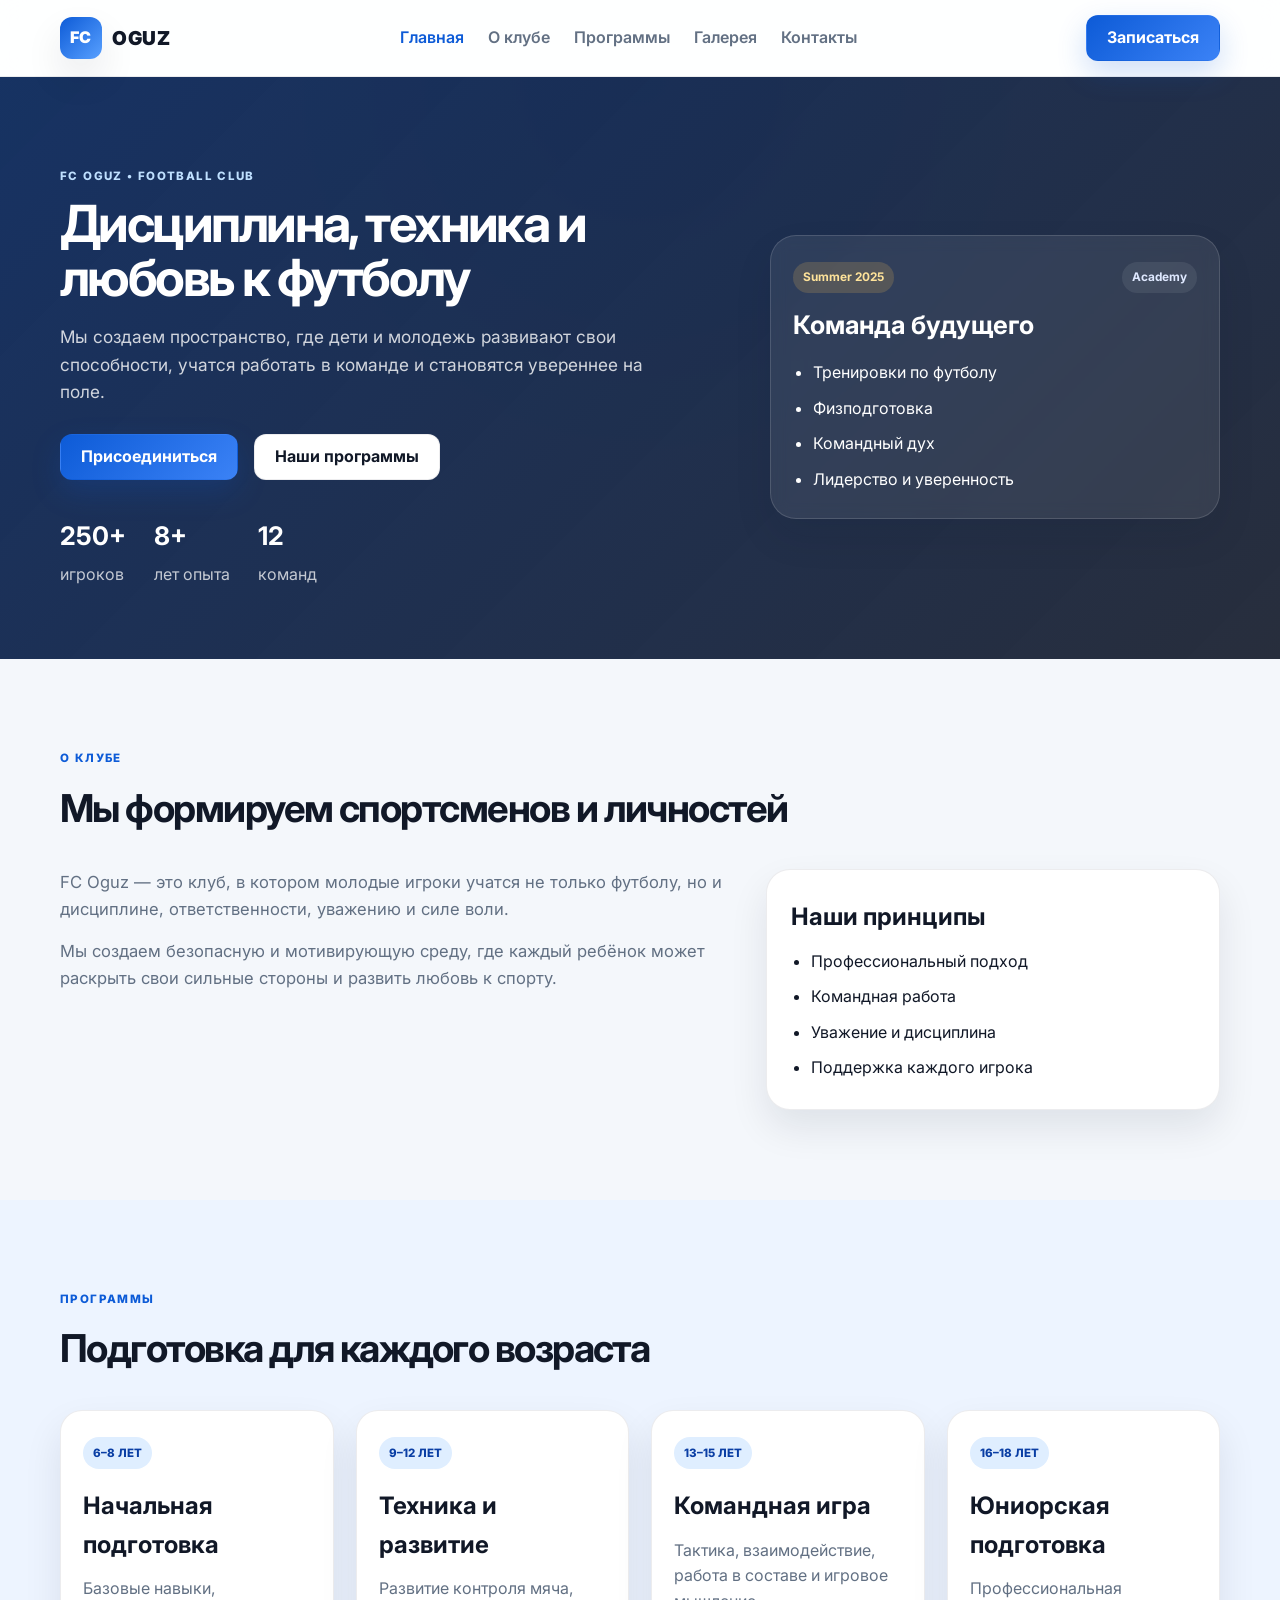
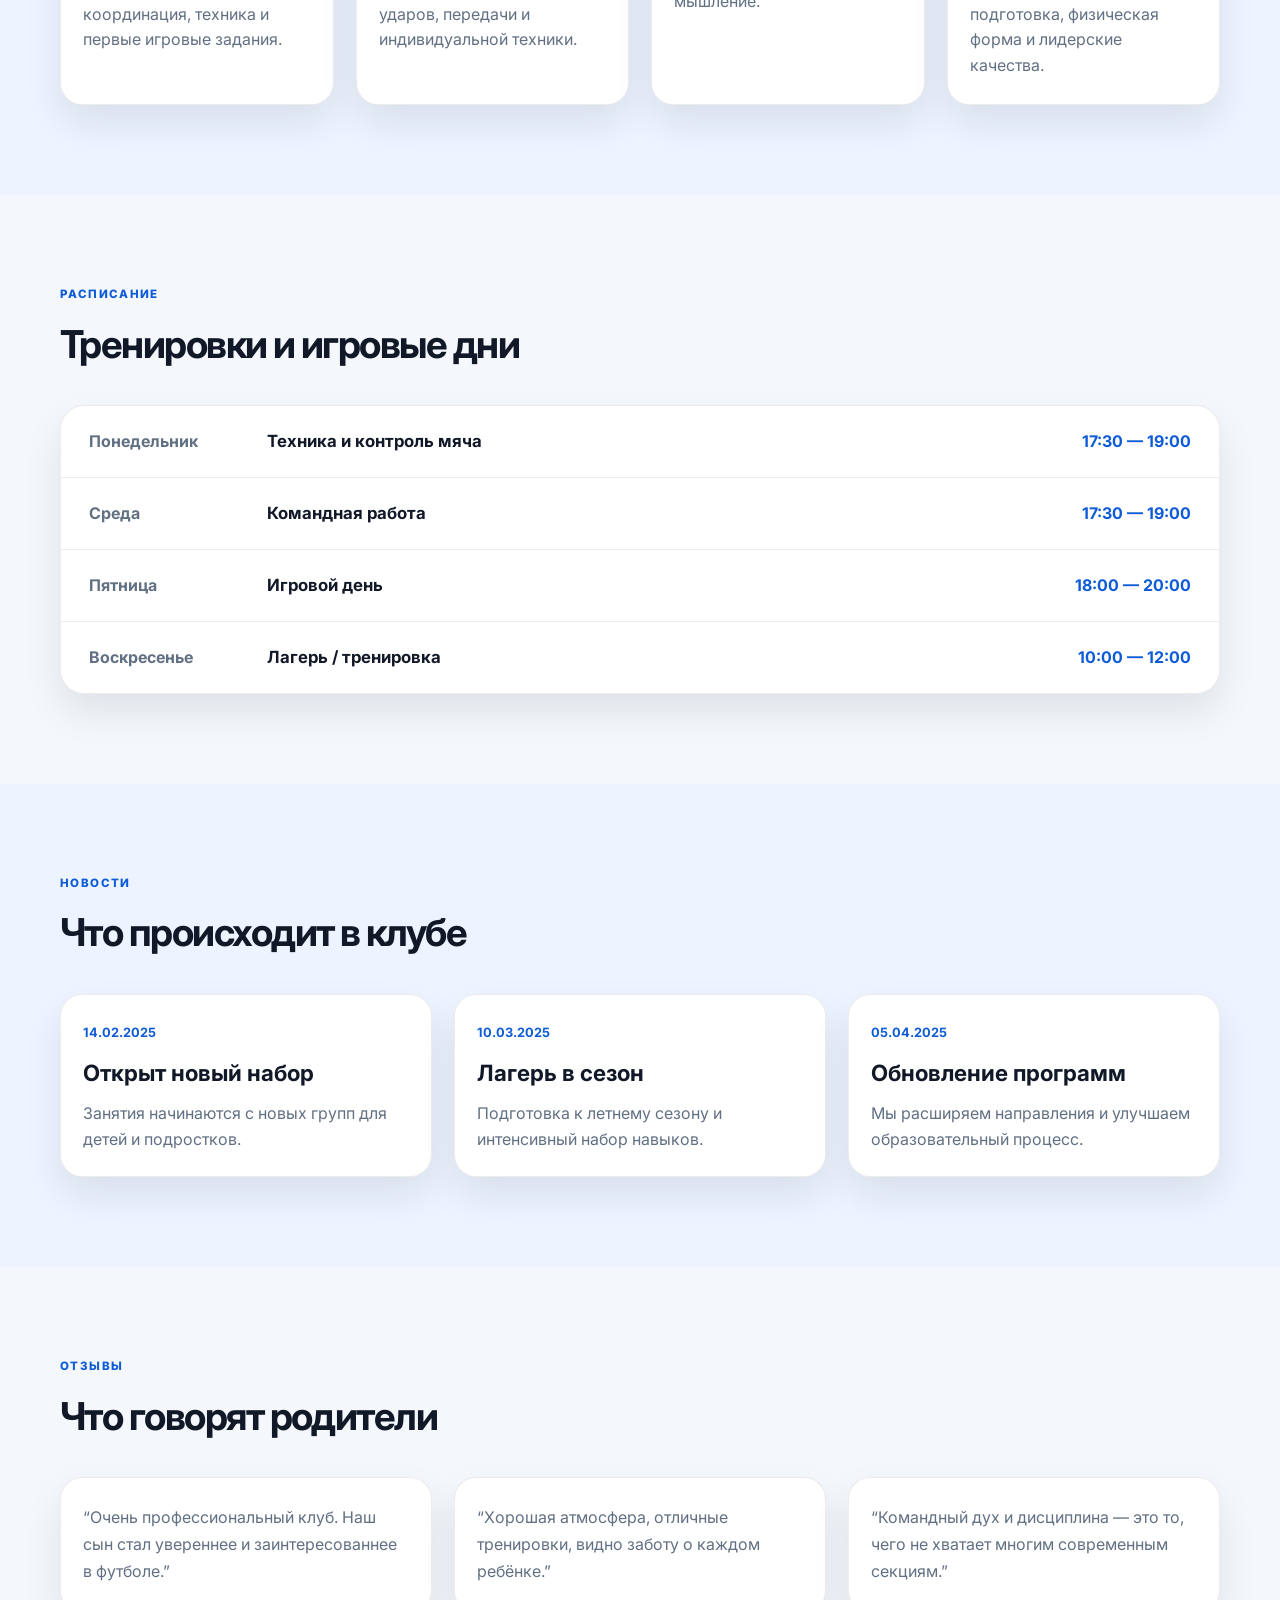
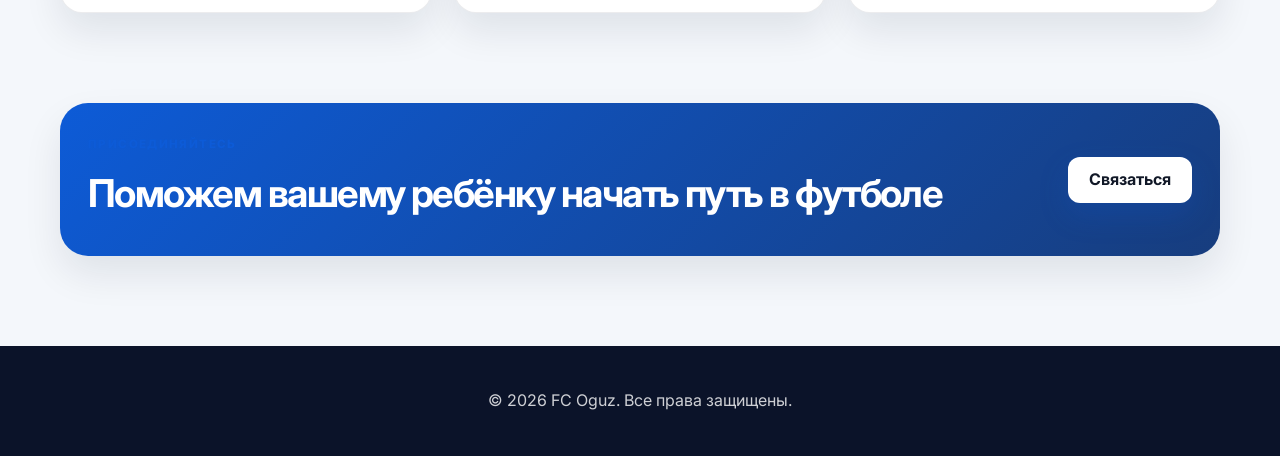
<file: index.html>
<!DOCTYPE html>
<html lang="ru">
  <head>
    <meta charset="UTF-8" />
    <meta name="viewport" content="width=device-width, initial-scale=1.0" />
    <title>FC Oguz | Football Club</title>
    <meta
      name="description"
      content="FC Oguz — профессиональный футбольный клуб для детей и молодежи в Comrat."
    />
    <link rel="preconnect" href="https://fonts.googleapis.com" />
    <link rel="preconnect" href="https://fonts.gstatic.com" crossorigin />
    <link
      href="https://fonts.googleapis.com/css2?family=Inter:wght@400;500;600;700;800;900&display=swap"
      rel="stylesheet"
    />
    <link rel="stylesheet" href="styles.css" />
  </head>
  <body>
    <header class="header">
      <div class="container nav">
        <a href="index.html" class="brand">
          <span class="brand-mark">FC</span>
          <span class="brand-text">Oguz</span>
        </a>

        <nav class="menu">
          <a href="index.html" class="active">Главная</a>
          <a href="about.html">О клубе</a>
          <a href="programs.html">Программы</a>
          <a href="gallery.html">Галерея</a>
          <a href="contact.html">Контакты</a>
        </nav>

        <a href="contact.html" class="btn btn-primary">Записаться</a>
      </div>
    </header>

    <main>
      <section class="hero">
        <div class="container hero-inner">
          <div class="hero-copy">
            <p class="eyebrow">FC Oguz • Football Club</p>
            <h1>Дисциплина, техника и любовь к футболу</h1>
            <p class="lead">
              Мы создаем пространство, где дети и молодежь развивают свои способности,
              учатся работать в команде и становятся увереннее на поле.
            </p>

            <div class="hero-actions">
              <a href="contact.html" class="btn btn-primary">Присоединиться</a>
              <a href="programs.html" class="btn btn-secondary">Наши программы</a>
            </div>

            <div class="hero-stats">
              <div>
                <strong>250+</strong>
                <span>игроков</span>
              </div>
              <div>
                <strong>8+</strong>
                <span>лет опыта</span>
              </div>
              <div>
                <strong>12</strong>
                <span>команд</span>
              </div>
            </div>
          </div>

          <div class="hero-card">
            <div class="card-top">
              <span class="badge">Summer 2025</span>
              <span class="badge alt">Academy</span>
            </div>
            <h3>Команда будущего</h3>
            <ul>
              <li>Тренировки по футболу</li>
              <li>Физподготовка</li>
              <li>Командный дух</li>
              <li>Лидерство и уверенность</li>
            </ul>
          </div>
        </div>
      </section>

      <section class="section">
        <div class="container">
          <div class="section-heading">
            <p class="eyebrow dark">О клубе</p>
            <h2>Мы формируем спортсменов и личностей</h2>
          </div>

          <div class="grid-2">
            <div class="text-block">
              <p>
                FC Oguz — это клуб, в котором молодые игроки учатся не только футболу,
                но и дисциплине, ответственности, уважению и силе воли.
              </p>
              <p>
                Мы создаем безопасную и мотивирующую среду, где каждый ребёнок может
                раскрыть свои сильные стороны и развить любовь к спорту.
              </p>
            </div>

            <div class="info-panel">
              <h3>Наши принципы</h3>
              <ul>
                <li>Профессиональный подход</li>
                <li>Командная работа</li>
                <li>Уважение и дисциплина</li>
                <li>Поддержка каждого игрока</li>
              </ul>
            </div>
          </div>
        </div>
      </section>

      <section class="section alt">
        <div class="container">
          <div class="section-heading">
            <p class="eyebrow dark">Программы</p>
            <h2>Подготовка для каждого возраста</h2>
          </div>

          <div class="cards-4">
            <article class="card">
              <span class="tag">6–8 лет</span>
              <h3>Начальная подготовка</h3>
              <p>Базовые навыки, координация, техника и первые игровые задания.</p>
            </article>

            <article class="card">
              <span class="tag">9–12 лет</span>
              <h3>Техника и развитие</h3>
              <p>Развитие контроля мяча, ударов, передачи и индивидуальной техники.</p>
            </article>

            <article class="card">
              <span class="tag">13–15 лет</span>
              <h3>Командная игра</h3>
              <p>Тактика, взаимодействие, работа в составе и игровое мышление.</p>
            </article>

            <article class="card">
              <span class="tag">16–18 лет</span>
              <h3>Юниорская подготовка</h3>
              <p>Профессиональная подготовка, физическая форма и лидерские качества.</p>
            </article>
          </div>
        </div>
      </section>

      <section class="section">
        <div class="container">
          <div class="section-heading">
            <p class="eyebrow dark">Расписание</p>
            <h2>Тренировки и игровые дни</h2>
          </div>

          <div class="schedule">
            <div class="schedule-row">
              <span>Понедельник</span>
              <strong>Техника и контроль мяча</strong>
              <em>17:30 — 19:00</em>
            </div>
            <div class="schedule-row">
              <span>Среда</span>
              <strong>Командная работа</strong>
              <em>17:30 — 19:00</em>
            </div>
            <div class="schedule-row">
              <span>Пятница</span>
              <strong>Игровой день</strong>
              <em>18:00 — 20:00</em>
            </div>
            <div class="schedule-row">
              <span>Воскресенье</span>
              <strong>Лагерь / тренировка</strong>
              <em>10:00 — 12:00</em>
            </div>
          </div>
        </div>
      </section>

      <section class="section alt">
        <div class="container">
          <div class="section-heading">
            <p class="eyebrow dark">Новости</p>
            <h2>Что происходит в клубе</h2>
          </div>

          <div class="news-grid">
            <article class="news-item">
              <span class="date">14.02.2025</span>
              <h3>Открыт новый набор</h3>
              <p>Занятия начинаются с новых групп для детей и подростков.</p>
            </article>

            <article class="news-item">
              <span class="date">10.03.2025</span>
              <h3>Лагерь в сезон</h3>
              <p>Подготовка к летнему сезону и интенсивный набор навыков.</p>
            </article>

            <article class="news-item">
              <span class="date">05.04.2025</span>
              <h3>Обновление программ</h3>
              <p>Мы расширяем направления и улучшаем образовательный процесс.</p>
            </article>
          </div>
        </div>
      </section>

      <section class="section">
        <div class="container">
          <div class="section-heading">
            <p class="eyebrow dark">Отзывы</p>
            <h2>Что говорят родители</h2>
          </div>

          <div class="reviews">
            <blockquote>“Очень профессиональный клуб. Наш сын стал увереннее и заинтересованнее в футболе.”</blockquote>
            <blockquote>“Хорошая атмосфера, отличные тренировки, видно заботу о каждом ребёнке.”</blockquote>
            <blockquote>“Командный дух и дисциплина — это то, чего не хватает многим современным секциям.”</blockquote>
          </div>
        </div>
      </section>

      <section class="section cta-section">
        <div class="container">
          <div class="cta">
            <div>
              <p class="eyebrow dark">Присоединяйтесь</p>
              <h2>Поможем вашему ребёнку начать путь в футболе</h2>
            </div>
            <a href="contact.html" class="btn btn-primary light">Связаться</a>
          </div>
        </div>
      </section>
    </main>

    <footer class="footer">
      <div class="container footer-inner">
        <p>© <span id="year"></span> FC Oguz. Все права защищены.</p>
      </div>
    </footer>

    <script src="script.js"></script>
  </body>
</html>
</file>
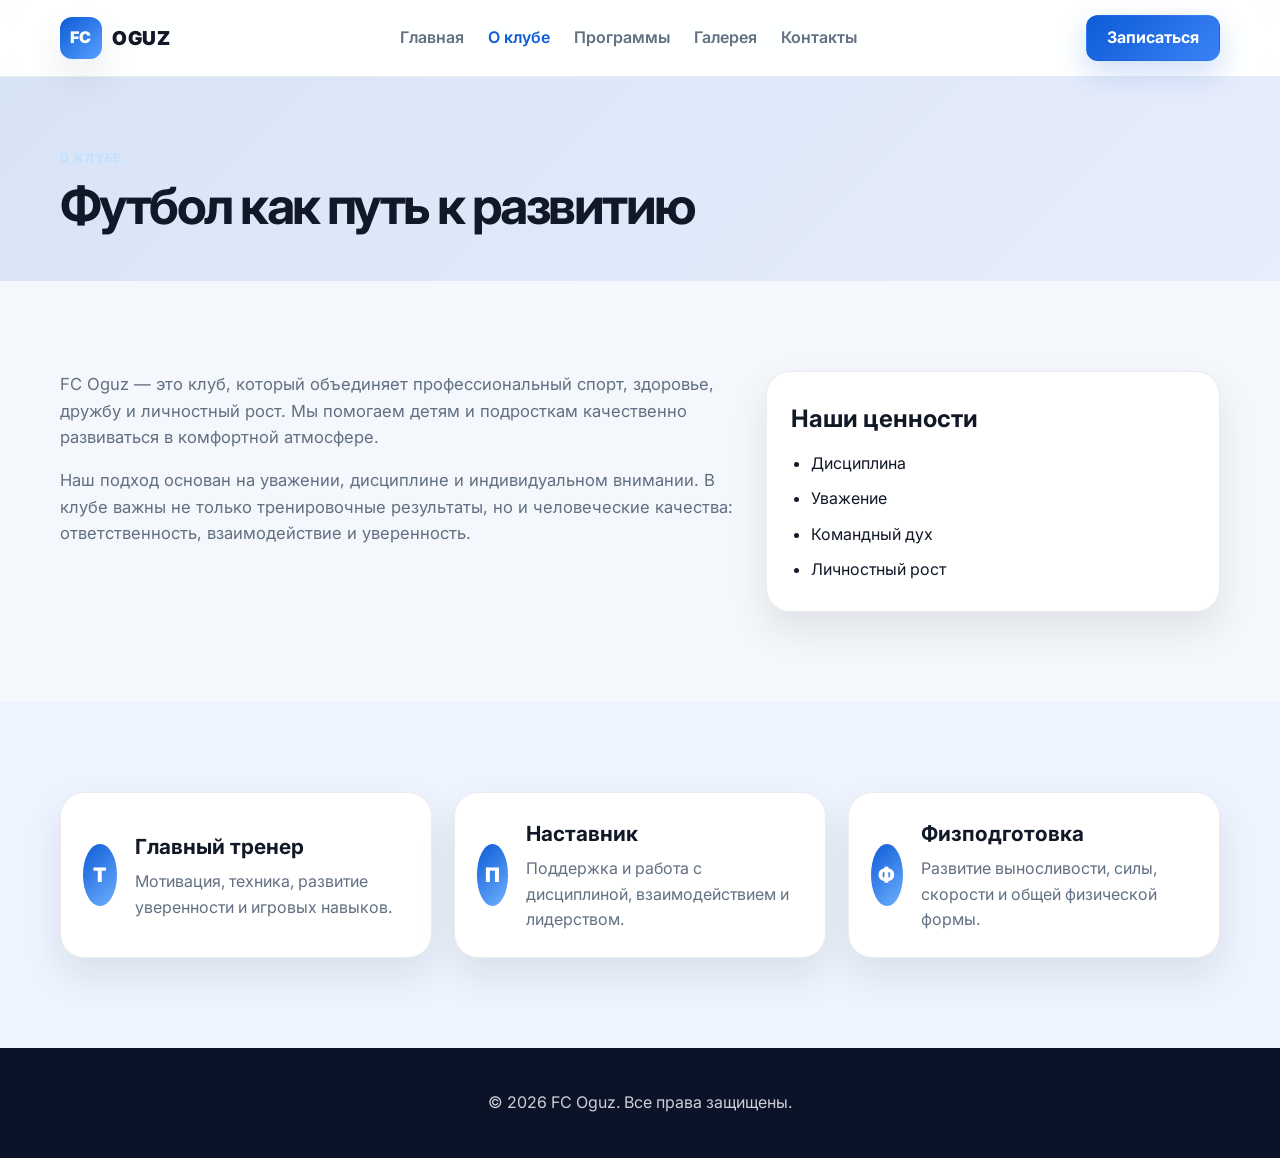
<file: about.html>
<!DOCTYPE html>
<html lang="ru">
  <head>
    <meta charset="UTF-8" />
    <meta name="viewport" content="width=device-width, initial-scale=1.0" />
    <title>О клубе | FC Oguz</title>
    <meta name="description" content="О клубе FC Oguz: история, подход, ценности и команда." />
    <link rel="preconnect" href="https://fonts.googleapis.com" />
    <link rel="preconnect" href="https://fonts.gstatic.com" crossorigin />
    <link href="https://fonts.googleapis.com/css2?family=Inter:wght@400;500;600;700;800;900&display=swap" rel="stylesheet" />
    <link rel="stylesheet" href="styles.css" />
  </head>
  <body>
    <header class="header">
      <div class="container nav">
        <a href="index.html" class="brand">
          <span class="brand-mark">FC</span>
          <span class="brand-text">Oguz</span>
        </a>

        <nav class="menu">
          <a href="index.html">Главная</a>
          <a href="about.html" class="active">О клубе</a>
          <a href="programs.html">Программы</a>
          <a href="gallery.html">Галерея</a>
          <a href="contact.html">Контакты</a>
        </nav>

        <a href="contact.html" class="btn btn-primary">Записаться</a>
      </div>
    </header>

    <main>
      <section class="page-banner">
        <div class="container">
          <p class="eyebrow">О клубе</p>
          <h1>Футбол как путь к развитию</h1>
        </div>
      </section>

      <section class="section">
        <div class="container">
          <div class="grid-2">
            <div class="text-block">
              <p>
                FC Oguz — это клуб, который объединяет профессиональный спорт,
                здоровье, дружбу и личностный рост. Мы помогаем детям и подросткам
                качественно развиваться в комфортной атмосфере.
              </p>
              <p>
                Наш подход основан на уважении, дисциплине и индивидуальном внимании.
                В клубе важны не только тренировочные результаты, но и человеческие качества:
                ответственность, взаимодействие и уверенность.
              </p>
            </div>

            <div class="info-panel">
              <h3>Наши ценности</h3>
              <ul>
                <li>Дисциплина</li>
                <li>Уважение</li>
                <li>Командный дух</li>
                <li>Личностный рост</li>
              </ul>
            </div>
          </div>
        </div>
      </section>

      <section class="section alt">
        <div class="container">
          <div class="team-grid">
            <div class="coach-card">
              <div class="avatar">Т</div>
              <div>
                <h3>Главный тренер</h3>
                <p>Мотивация, техника, развитие уверенности и игровых навыков.</p>
              </div>
            </div>

            <div class="coach-card">
              <div class="avatar">П</div>
              <div>
                <h3>Наставник</h3>
                <p>Поддержка и работа с дисциплиной, взаимодействием и лидерством.</p>
              </div>
            </div>

            <div class="coach-card">
              <div class="avatar">Ф</div>
              <div>
                <h3>Физподготовка</h3>
                <p>Развитие выносливости, силы, скорости и общей физической формы.</p>
              </div>
            </div>
          </div>
        </div>
      </section>
    </main>

    <footer class="footer">
      <div class="container footer-inner">
        <p>© <span id="year"></span> FC Oguz. Все права защищены.</p>
      </div>
    </footer>

    <script src="script.js"></script>
  </body>
</html>
</file>
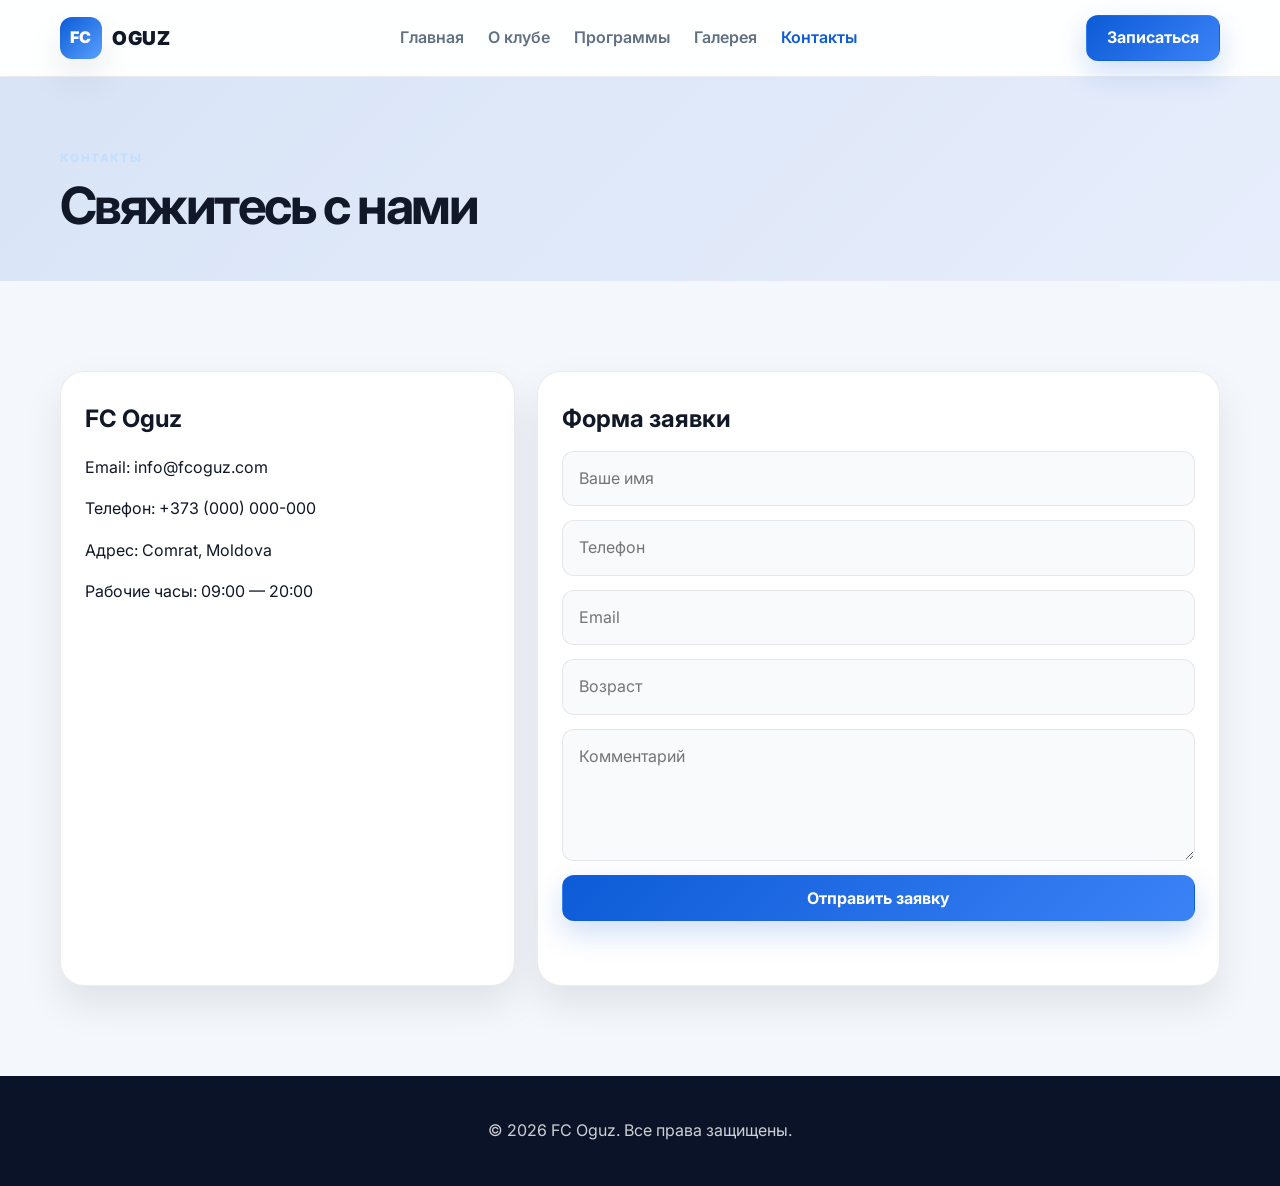
<file: contact.html>
<!DOCTYPE html>
<html lang="ru">
  <head>
    <meta charset="UTF-8" />
    <meta name="viewport" content="width=device-width, initial-scale=1.0" />
    <title>Контакты | FC Oguz</title>
    <meta name="description" content="Контакты FC Oguz и форма заявки на обучение и тренировки." />
    <link rel="preconnect" href="https://fonts.googleapis.com" />
    <link rel="preconnect" href="https://fonts.gstatic.com" crossorigin />
    <link href="https://fonts.googleapis.com/css2?family=Inter:wght@400;500;600;700;800;900&display=swap" rel="stylesheet" />
    <link rel="stylesheet" href="styles.css" />
  </head>
  <body>
    <header class="header">
      <div class="container nav">
        <a href="index.html" class="brand">
          <span class="brand-mark">FC</span>
          <span class="brand-text">Oguz</span>
        </a>

        <nav class="menu">
          <a href="index.html">Главная</a>
          <a href="about.html">О клубе</a>
          <a href="programs.html">Программы</a>
          <a href="gallery.html">Галерея</a>
          <a href="contact.html" class="active">Контакты</a>
        </nav>

        <a href="contact.html" class="btn btn-primary">Записаться</a>
      </div>
    </header>

    <main>
      <section class="page-banner">
        <div class="container">
          <p class="eyebrow">Контакты</p>
          <h1>Свяжитесь с нами</h1>
        </div>
      </section>

      <section class="section">
        <div class="container contact-grid">
          <div class="info-panel">
            <h3>FC Oguz</h3>
            <p>Email: info@fcoguz.com</p>
            <p>Телефон: +373 (000) 000-000</p>
            <p>Адрес: Comrat, Moldova</p>
            <p>Рабочие часы: 09:00 — 20:00</p>
          </div>

          <div class="info-panel">
            <h3>Форма заявки</h3>
            <form id="contactForm" class="contact-form">
              <input type="text" name="name" placeholder="Ваше имя" required />
              <input type="tel" name="phone" placeholder="Телефон" required />
              <input type="email" name="email" placeholder="Email" required />
              <input type="text" name="age" placeholder="Возраст" />
              <textarea name="message" rows="4" placeholder="Комментарий"></textarea>
              <button type="submit" class="btn btn-primary">Отправить заявку</button>
              <p id="formStatus" class="form-status"></p>
            </form>
          </div>
        </div>
      </section>
    </main>

    <footer class="footer">
      <div class="container footer-inner">
        <p>© <span id="year"></span> FC Oguz. Все права защищены.</p>
      </div>
    </footer>

    <script src="script.js"></script>
  </body>
</html>
</file>
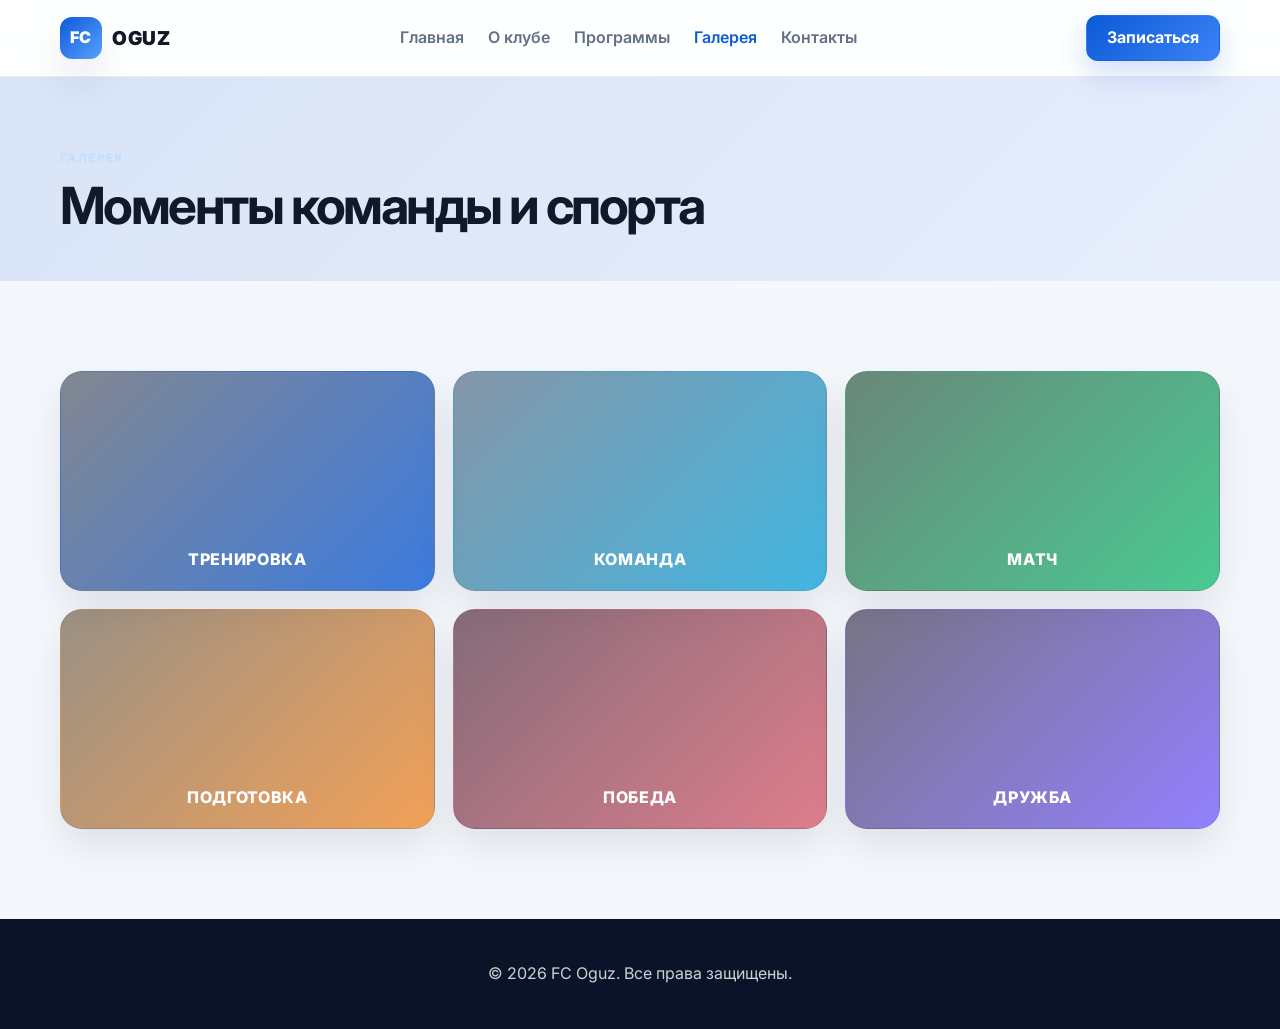
<file: gallery.html>
<!DOCTYPE html>
<html lang="ru">
  <head>
    <meta charset="UTF-8" />
    <meta name="viewport" content="width=device-width, initial-scale=1.0" />
    <title>Галерея | FC Oguz</title>
    <meta name="description" content="Галерея футбольного клуба FC Oguz: тренировки, matches, team and atmosphere." />
    <link rel="preconnect" href="https://fonts.googleapis.com" />
    <link rel="preconnect" href="https://fonts.gstatic.com" crossorigin />
    <link href="https://fonts.googleapis.com/css2?family=Inter:wght@400;500;600;700;800;900&display=swap" rel="stylesheet" />
    <link rel="stylesheet" href="styles.css" />
  </head>
  <body>
    <header class="header">
      <div class="container nav">
        <a href="index.html" class="brand">
          <span class="brand-mark">FC</span>
          <span class="brand-text">Oguz</span>
        </a>

        <nav class="menu">
          <a href="index.html">Главная</a>
          <a href="about.html">О клубе</a>
          <a href="programs.html">Программы</a>
          <a href="gallery.html" class="active">Галерея</a>
          <a href="contact.html">Контакты</a>
        </nav>

        <a href="contact.html" class="btn btn-primary">Записаться</a>
      </div>
    </header>

    <main>
      <section class="page-banner">
        <div class="container">
          <p class="eyebrow">Галерея</p>
          <h1>Моменты команды и спорта</h1>
        </div>
      </section>

      <section class="section">
        <div class="container">
          <div class="gallery-grid">
            <div class="gallery-item item-1">Тренировка</div>
            <div class="gallery-item item-2">Команда</div>
            <div class="gallery-item item-3">Матч</div>
            <div class="gallery-item item-4">Подготовка</div>
            <div class="gallery-item item-5">Победа</div>
            <div class="gallery-item item-6">Дружба</div>
          </div>
        </div>
      </section>
    </main>

    <footer class="footer">
      <div class="container footer-inner">
        <p>© <span id="year"></span> FC Oguz. Все права защищены.</p>
      </div>
    </footer>

    <script src="script.js"></script>
  </body>
</html>
</file>
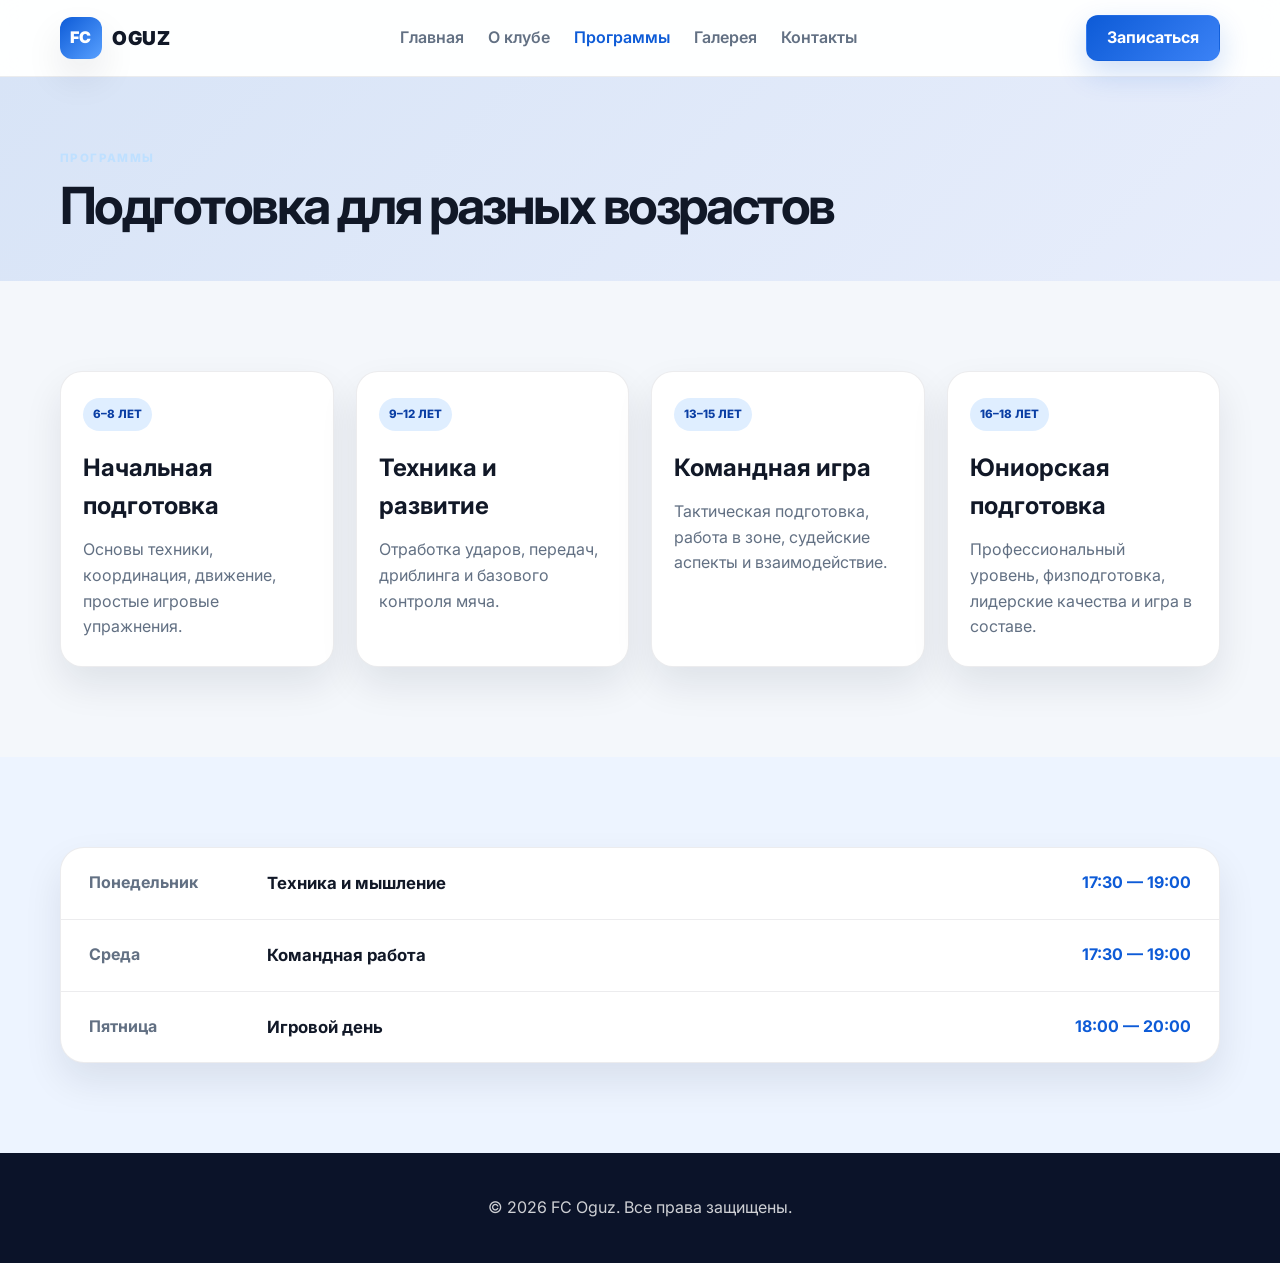
<file: programs.html>
<!DOCTYPE html>
<html lang="ru">
  <head>
    <meta charset="UTF-8" />
    <meta name="viewport" content="width=device-width, initial-scale=1.0" />
    <title>Программы | FC Oguz</title>
    <meta name="description" content="Программы FC Oguz для детей и подростков: от начальной подготовки до юниорских групп." />
    <link rel="preconnect" href="https://fonts.googleapis.com" />
    <link rel="preconnect" href="https://fonts.gstatic.com" crossorigin />
    <link href="https://fonts.googleapis.com/css2?family=Inter:wght@400;500;600;700;800;900&display=swap" rel="stylesheet" />
    <link rel="stylesheet" href="styles.css" />
  </head>
  <body>
    <header class="header">
      <div class="container nav">
        <a href="index.html" class="brand">
          <span class="brand-mark">FC</span>
          <span class="brand-text">Oguz</span>
        </a>

        <nav class="menu">
          <a href="index.html">Главная</a>
          <a href="about.html">О клубе</a>
          <a href="programs.html" class="active">Программы</a>
          <a href="gallery.html">Галерея</a>
          <a href="contact.html">Контакты</a>
        </nav>

        <a href="contact.html" class="btn btn-primary">Записаться</a>
      </div>
    </header>

    <main>
      <section class="page-banner">
        <div class="container">
          <p class="eyebrow">Программы</p>
          <h1>Подготовка для разных возрастов</h1>
        </div>
      </section>

      <section class="section">
        <div class="container">
          <div class="cards-4">
            <article class="card">
              <span class="tag">6–8 лет</span>
              <h3>Начальная подготовка</h3>
              <p>Основы техники, координация, движение, простые игровые упражнения.</p>
            </article>

            <article class="card">
              <span class="tag">9–12 лет</span>
              <h3>Техника и развитие</h3>
              <p>Отработка ударов, передач, дриблинга и базового контроля мяча.</p>
            </article>

            <article class="card">
              <span class="tag">13–15 лет</span>
              <h3>Командная игра</h3>
              <p>Тактическая подготовка, работа в зоне, судейские аспекты и взаимодействие.</p>
            </article>

            <article class="card">
              <span class="tag">16–18 лет</span>
              <h3>Юниорская подготовка</h3>
              <p>Профессиональный уровень, физподготовка, лидерские качества и игра в составе.</p>
            </article>
          </div>
        </div>
      </section>

      <section class="section alt">
        <div class="container">
          <div class="schedule">
            <div class="schedule-row">
              <span>Понедельник</span>
              <strong>Техника и мышление</strong>
              <em>17:30 — 19:00</em>
            </div>
            <div class="schedule-row">
              <span>Среда</span>
              <strong>Командная работа</strong>
              <em>17:30 — 19:00</em>
            </div>
            <div class="schedule-row">
              <span>Пятница</span>
              <strong>Игровой день</strong>
              <em>18:00 — 20:00</em>
            </div>
          </div>
        </div>
      </section>
    </main>

    <footer class="footer">
      <div class="container footer-inner">
        <p>© <span id="year"></span> FC Oguz. Все права защищены.</p>
      </div>
    </footer>

    <script src="script.js"></script>
  </body>
</html>
</file>
<file: styles.css>
:root {
  --bg: #f4f7fb;
  --surface: #ffffff;
  --surface-strong: #0b1329;
  --primary: #0d5bd7;
  --primary-dark: #0a3ea4;
  --accent: #f6c453;
  --text: #111827;
  --muted: #627083;
  --line: rgba(17, 24, 39, 0.08);
  --shadow: 0 18px 38px rgba(15, 23, 42, 0.09);
  --radius: 22px;
}

* { box-sizing: border-box; }

html { scroll-behavior: smooth; }

body {
  margin: 0;
  font-family: "Inter", sans-serif;
  background: var(--bg);
  color: var(--text);
  line-height: 1.6;
}

img { max-width: 100%; display: block; }
a { color: inherit; text-decoration: none; }
button, input, textarea { font: inherit; }

.container {
  width: min(1160px, calc(100% - 32px));
  margin: 0 auto;
}

.header {
  position: sticky;
  top: 0;
  z-index: 50;
  background: rgba(255,255,255,0.9);
  backdrop-filter: blur(12px);
  border-bottom: 1px solid var(--line);
}

.nav {
  display: flex;
  align-items: center;
  justify-content: space-between;
  min-height: 76px;
  gap: 18px;
}

.brand {
  display: inline-flex;
  align-items: center;
  gap: 10px;
  font-weight: 900;
  letter-spacing: 0.04em;
}

.brand-mark {
  display: inline-flex;
  align-items: center;
  justify-content: center;
  width: 42px;
  height: 42px;
  border-radius: 12px;
  background: linear-gradient(135deg, var(--primary), #58a0ff);
  color: #fff;
  box-shadow: var(--shadow);
}

.brand-text {
  font-size: 1.2rem;
  text-transform: uppercase;
}

.menu {
  display: flex;
  gap: 24px;
  align-items: center;
  color: var(--muted);
  font-weight: 600;
}

.menu a.active,
.menu a:hover {
  color: var(--primary);
}

.btn {
  display: inline-flex;
  align-items: center;
  justify-content: center;
  min-height: 46px;
  padding: 0 20px;
  border-radius: 12px;
  border: 1px solid transparent;
  font-weight: 700;
  transition: 0.2s ease;
  cursor: pointer;
}

.btn-primary {
  background: linear-gradient(135deg, var(--primary), #3b82f6);
  color: #fff;
  box-shadow: 0 12px 30px rgba(13, 91, 215, 0.2);
}

.btn-primary:hover {
  transform: translateY(-1px);
}

.btn-secondary {
  background: #fff;
  border-color: var(--line);
  color: var(--text);
}

.light {
  background: #fff;
  color: var(--text);
}

.hero {
  background:
    linear-gradient(135deg, rgba(9, 38, 89, 0.94), rgba(17, 24, 39, 0.9)),
    radial-gradient(circle at top, rgba(93, 137, 255, 0.35), transparent 50%);
  color: white;
  padding: 90px 0 72px;
}

.hero-inner {
  display: grid;
  grid-template-columns: 1.2fr 0.8fr;
  gap: 36px;
  align-items: center;
}

.eyebrow {
  margin: 0;
  text-transform: uppercase;
  letter-spacing: 0.12em;
  font-weight: 800;
  font-size: 0.72rem;
  color: #bfe0ff;
}

.eyebrow.dark {
  color: var(--primary);
}

h1 {
  margin: 12px 0 18px;
  font-size: clamp(2.6rem, 4vw, 4.5rem);
  line-height: 1.05;
  letter-spacing: -0.05em;
}

h2 {
  margin: 10px 0 0;
  font-size: clamp(2rem, 3vw, 2.8rem);
  letter-spacing: -0.04em;
}

.lead {
  max-width: 620px;
  margin: 0;
  color: rgba(255,255,255,0.8);
  font-size: 1.08rem;
}

.hero-actions {
  display: flex;
  flex-wrap: wrap;
  gap: 16px;
  margin-top: 28px;
}

.hero-stats {
  display: flex;
  flex-wrap: wrap;
  gap: 28px;
  margin-top: 36px;
}

.hero-stats div {
  display: flex;
  flex-direction: column;
  gap: 5px;
}

.hero-stats strong {
  font-size: clamp(1.5rem, 2vw, 2rem);
}

.hero-stats span {
  color: rgba(255,255,255,0.74);
}

.hero-card {
  background: rgba(255,255,255,0.08);
  border: 1px solid rgba(255,255,255,0.14);
  box-shadow: var(--shadow);
  border-radius: 26px;
  padding: 26px 22px;
  backdrop-filter: blur(8px);
}

.card-top {
  display: flex;
  justify-content: space-between;
  flex-wrap: wrap;
  gap: 12px;
  margin-bottom: 12px;
}

.badge {
  display: inline-flex;
  align-items: center;
  padding: 6px 10px;
  border-radius: 999px;
  background: rgba(246,196,83,0.18);
  color: #ffe39a;
  font-size: 0.74rem;
  font-weight: 700;
}

.badge.alt {
  background: rgba(255,255,255,0.08);
  color: #dfe9ff;
}

.hero-card h3 {
  margin: 10px 0 14px;
  font-size: clamp(1.5rem, 2vw, 2rem);
}

.hero-card ul, .info-panel ul {
  margin: 0;
  padding-left: 20px;
}

.hero-card li + li, .info-panel li + li {
  margin-top: 10px;
}

.section {
  padding: 90px 0;
}

.section.alt {
  background: #edf4ff;
}

.section-heading {
  margin-bottom: 30px;
}

.grid-2 {
  display: grid;
  grid-template-columns: 1.2fr 0.8fr;
  gap: 26px;
  align-items: start;
}

.text-block p {
  margin: 0 0 16px;
  font-size: 1.04rem;
  color: var(--muted);
}

.info-panel {
  background: var(--surface);
  border: 1px solid var(--line);
  border-radius: 24px;
  padding: 28px 24px;
  box-shadow: var(--shadow);
}

.info-panel h3 {
  margin-top: 0;
  margin-bottom: 12px;
  font-size: 1.5rem;
}

.cards-4 {
  display: grid;
  grid-template-columns: repeat(4, minmax(0, 1fr));
  gap: 22px;
}

.card {
  background: var(--surface);
  border: 1px solid var(--line);
  border-radius: 22px;
  padding: 26px 22px;
  box-shadow: var(--shadow);
}

.tag {
  display: inline-flex;
  padding: 7px 10px;
  border-radius: 999px;
  background: #dfeeff;
  color: var(--primary-dark);
  font-size: 0.72rem;
  font-weight: 800;
  text-transform: uppercase;
}

.card h3 {
  margin: 18px 0 12px;
  font-size: 1.5rem;
}

.card p {
  margin: 0;
  color: var(--muted);
}

.schedule {
  background: var(--surface);
  border: 1px solid var(--line);
  border-radius: 24px;
  box-shadow: var(--shadow);
  overflow: hidden;
}

.schedule-row {
  display: grid;
  grid-template-columns: 160px 1.2fr 180px;
  gap: 18px;
  align-items: center;
  padding: 22px 28px;
  border-bottom: 1px solid var(--line);
}

.schedule-row:last-child {
  border-bottom: none;
}

.schedule-row span {
  color: var(--muted);
  font-weight: 700;
}

.schedule-row strong { font-size: 1.05rem; }

.schedule-row em {
  justify-self: end;
  font-style: normal;
  color: var(--primary);
  font-weight: 700;
}

.news-grid {
  display: grid;
  grid-template-columns: repeat(3, minmax(0, 1fr));
  gap: 22px;
}

.news-item {
  background: var(--surface);
  border: 1px solid var(--line);
  border-radius: 22px;
  padding: 24px 22px;
  box-shadow: var(--shadow);
}

.date {
  display: inline-block;
  color: var(--primary);
  font-weight: 700;
  margin-bottom: 12px;
  font-size: 0.8rem;
}

.news-item h3 {
  margin: 0 0 10px;
  font-size: 1.4rem;
}

.news-item p {
  margin: 0;
  color: var(--muted);
}

.reviews {
  display: grid;
  grid-template-columns: repeat(3, minmax(0, 1fr));
  gap: 22px;
}

.reviews blockquote {
  margin: 0;
  background: var(--surface);
  border: 1px solid var(--line);
  border-radius: 22px;
  box-shadow: var(--shadow);
  padding: 26px 22px;
  color: var(--muted);
  line-height: 1.7;
}

.cta-section {
  padding-top: 0;
}

.cta {
  background: linear-gradient(135deg, #0d5bd7, #173d7e);
  color: white;
  border-radius: 28px;
  padding: 32px 28px;
  display: flex;
  align-items: center;
  justify-content: space-between;
  gap: 20px;
  box-shadow: var(--shadow);
}

.cta h2 {
  margin: 10px 0 0;
}

.page-banner {
  background: linear-gradient(135deg, rgba(13,91,215,0.12), rgba(79,122,255,0.08));
  padding: 72px 0 48px;
}

.page-banner h1 {
  margin-bottom: 0;
}

.team-grid {
  display: grid;
  grid-template-columns: repeat(3, minmax(0, 1fr));
  gap: 22px;
}

.coach-card {
  background: var(--surface);
  border: 1px solid var(--line);
  border-radius: 24px;
  padding: 24px 22px;
  display: flex;
  align-items: center;
  gap: 18px;
  box-shadow: var(--shadow);
}

.avatar {
  width: 62px;
  height: 62px;
  border-radius: 50%;
  display: grid;
  place-items: center;
  background: linear-gradient(135deg, var(--primary), #6fb0ff);
  color: white;
  font-weight: 900;
  font-size: 1.25rem;
}

.coach-card h3 {
  margin: 0 0 6px;
  font-size: 1.3rem;
}

.coach-card p {
  margin: 0;
  color: var(--muted);
}

.gallery-grid {
  display: grid;
  grid-template-columns: repeat(3, minmax(0, 1fr));
  gap: 18px;
}

.gallery-item {
  min-height: 220px;
  display: flex;
  align-items: end;
  justify-content: center;
  padding: 18px;
  border-radius: 22px;
  border: 1px solid var(--line);
  box-shadow: var(--shadow);
  color: #fff;
  font-weight: 800;
  letter-spacing: 0.04em;
  text-transform: uppercase;
}

.item-1 { background: linear-gradient(135deg, rgba(17,24,39,0.5), rgba(13,91,215,0.8)); }
.item-2 { background: linear-gradient(135deg, rgba(22,54,86,0.5), rgba(20,165,218,0.8)); }
.item-3 { background: linear-gradient(135deg, rgba(13,60,35,0.6), rgba(30,190,120,0.8)); }
.item-4 { background: linear-gradient(135deg, rgba(66,42,14,0.5), rgba(241,139,47,0.8)); }
.item-5 { background: linear-gradient(135deg, rgba(58,14,34,0.6), rgba(216,95,112,0.8)); }
.item-6 { background: linear-gradient(135deg, rgba(37,28,54,0.6), rgba(122,98,255,0.8)); }

.contact-grid {
  display: grid;
  grid-template-columns: 0.8fr 1.2fr;
  gap: 22px;
}

.contact-form {
  display: flex;
  flex-direction: column;
  gap: 14px;
  margin-top: 12px;
}

.contact-form input,
.contact-form textarea {
  border: 1px solid var(--line);
  background: #f9fafb;
  padding: 14px 16px;
  border-radius: 12px;
  outline: none;
  resize: vertical;
}

.contact-form input:focus,
.contact-form textarea:focus {
  border-color: rgba(13, 91, 215, 0.45);
  box-shadow: 0 0 0 3px rgba(13, 91, 215, 0.08);
}

.form-status {
  min-height: 22px;
  margin: 0;
  font-weight: 600;
  color: var(--primary-dark);
}

.footer {
  background: var(--surface-strong);
  color: rgba(255,255,255,0.8);
  padding: 26px 0;
  text-align: center;
}

@media (max-width: 980px) {
  .hero-inner, .grid-2, .contact-grid {
    grid-template-columns: 1fr;
  }

  .cards-4, .news-grid, .reviews, .team-grid {
    grid-template-columns: repeat(2, minmax(0, 1fr));
  }

  .schedule-row {
    grid-template-columns: 1fr;
    gap: 8px;
  }

  .schedule-row em {
    justify-self: start;
  }
}

@media (max-width: 760px) {
  .menu { display: none; }

  .cards-4, .news-grid, .reviews, .team-grid, .gallery-grid {
    grid-template-columns: 1fr;
  }

  .cta {
    flex-direction: column;
    align-items: flex-start;
  }

  .hero { padding-top: 60px; }
  .section { padding: 72px 0; }
}
</file>
